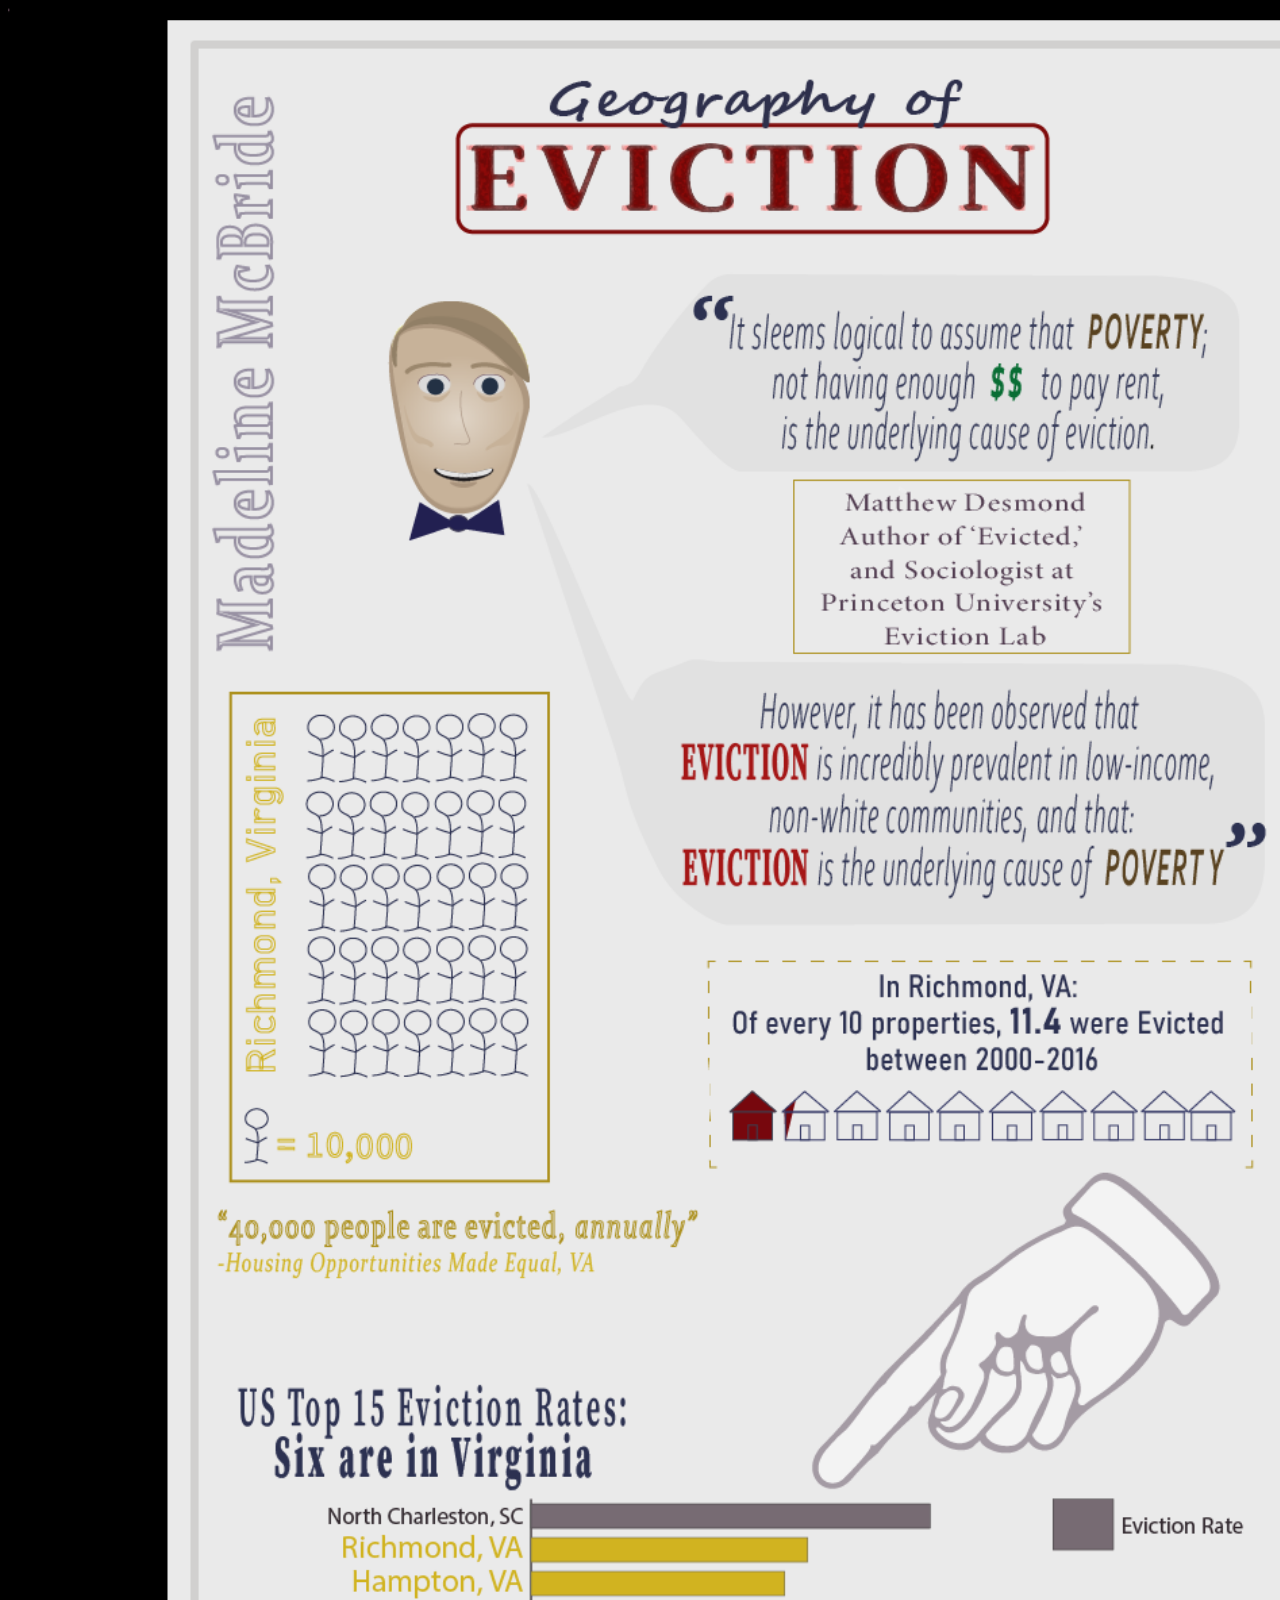
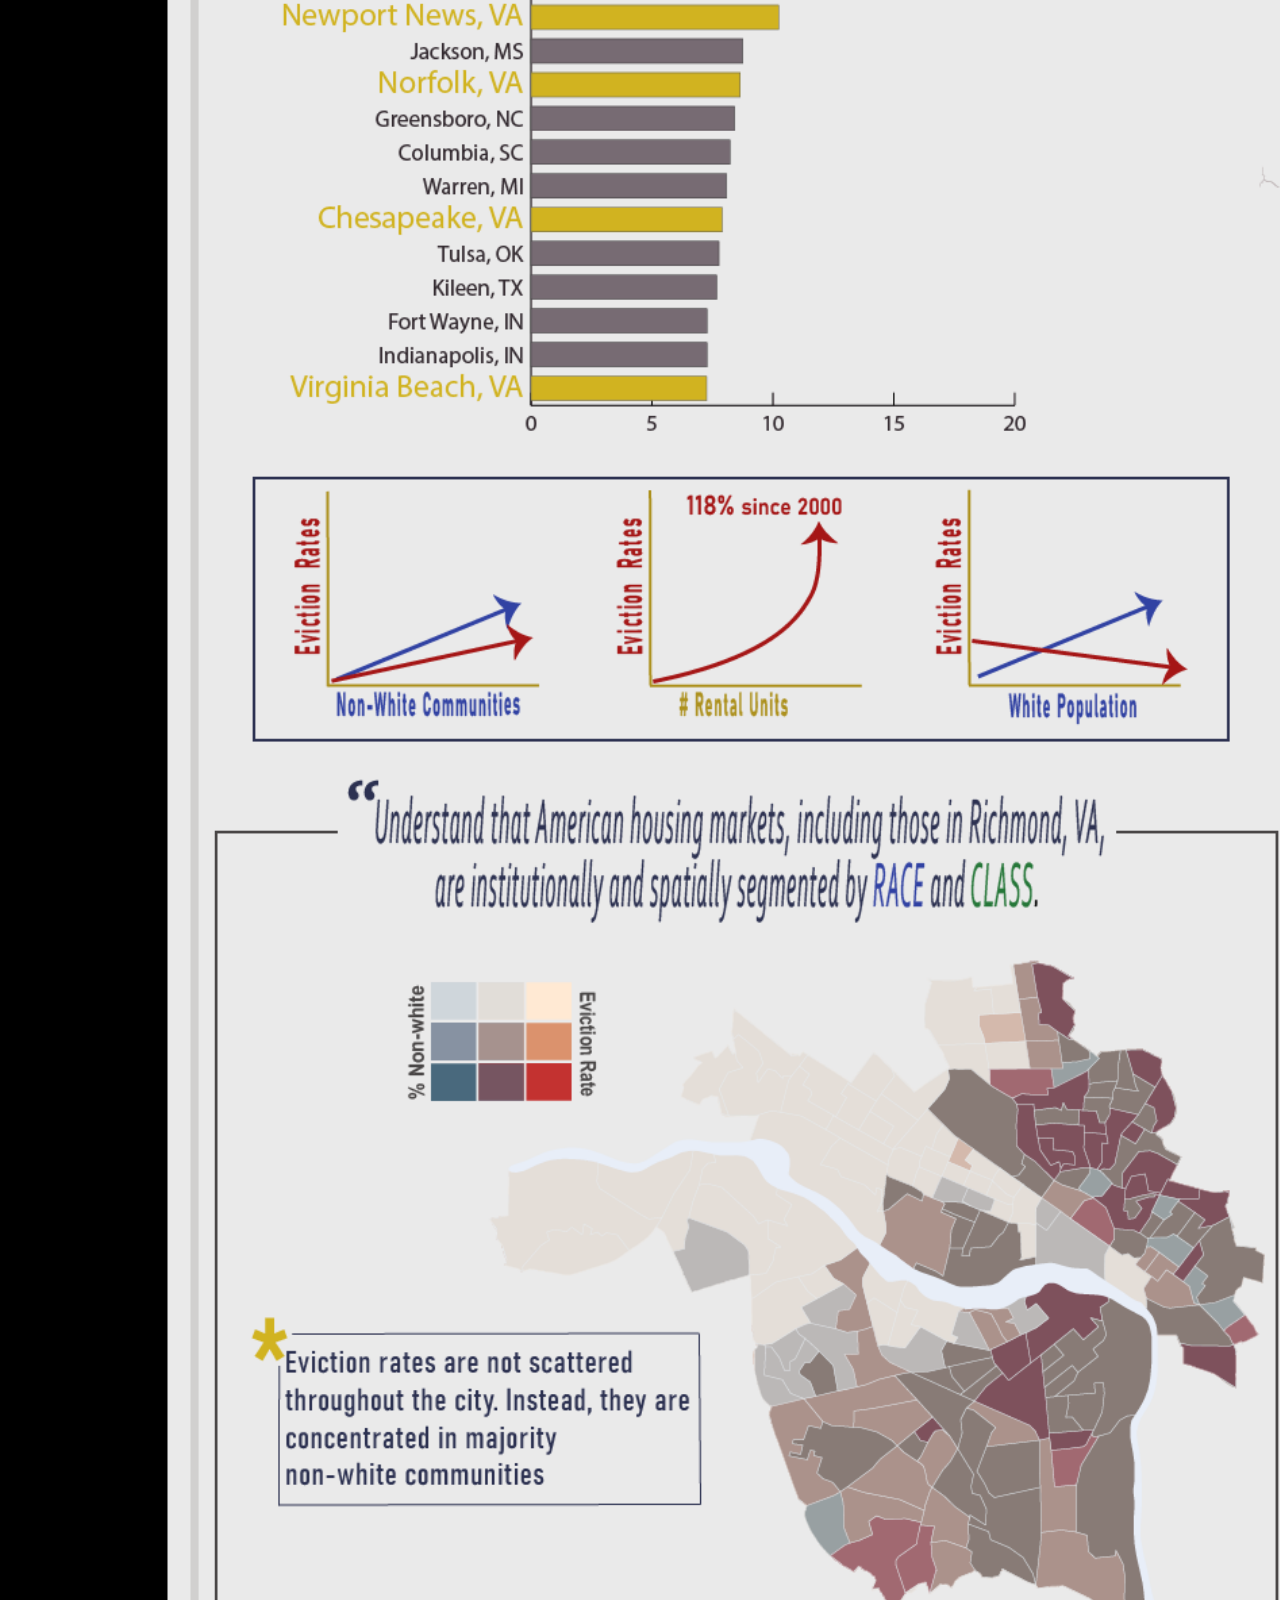
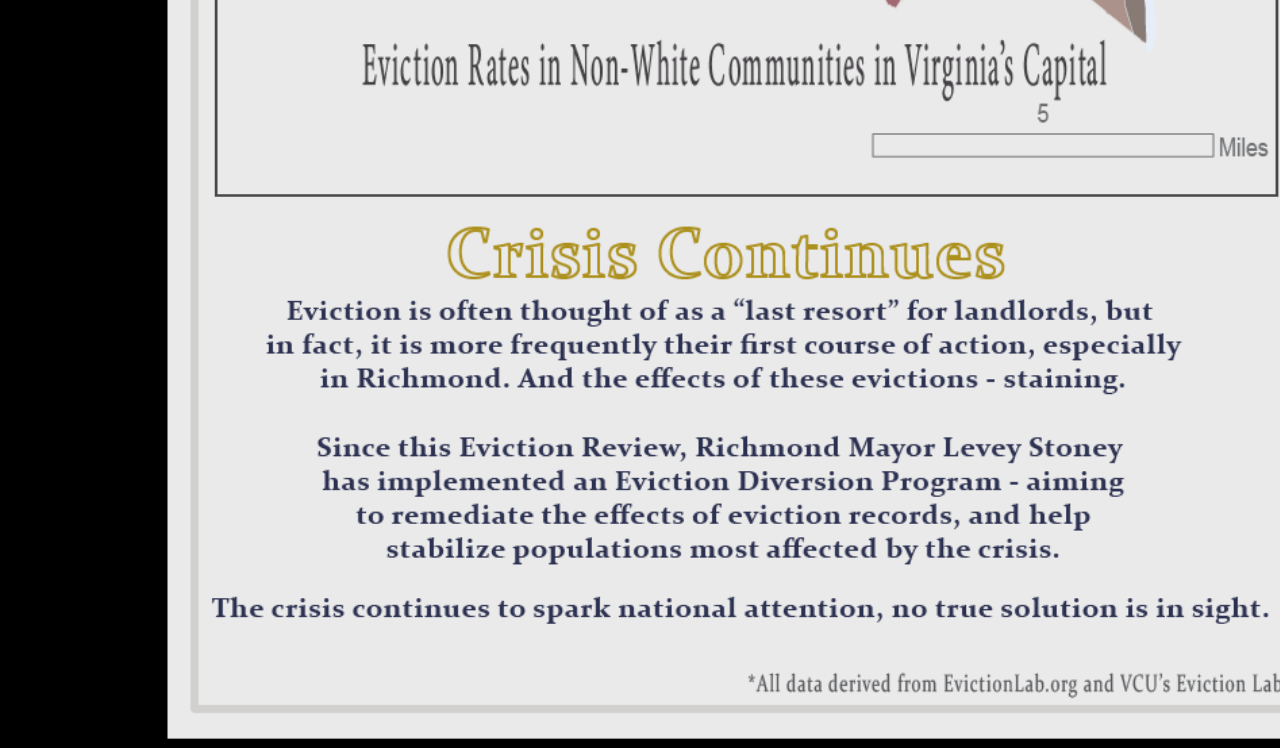
<file: info.html>
<html lang='en'>
<head>

    <meta charset="utf-8">
    <title>Geography of Eviction - madeline m mcbride</title>   
    <link rel='stylesheet' href='assets_css.css'>
<img src='lab1_4_mmcbride.png' width='1500'>

</head>
</file>
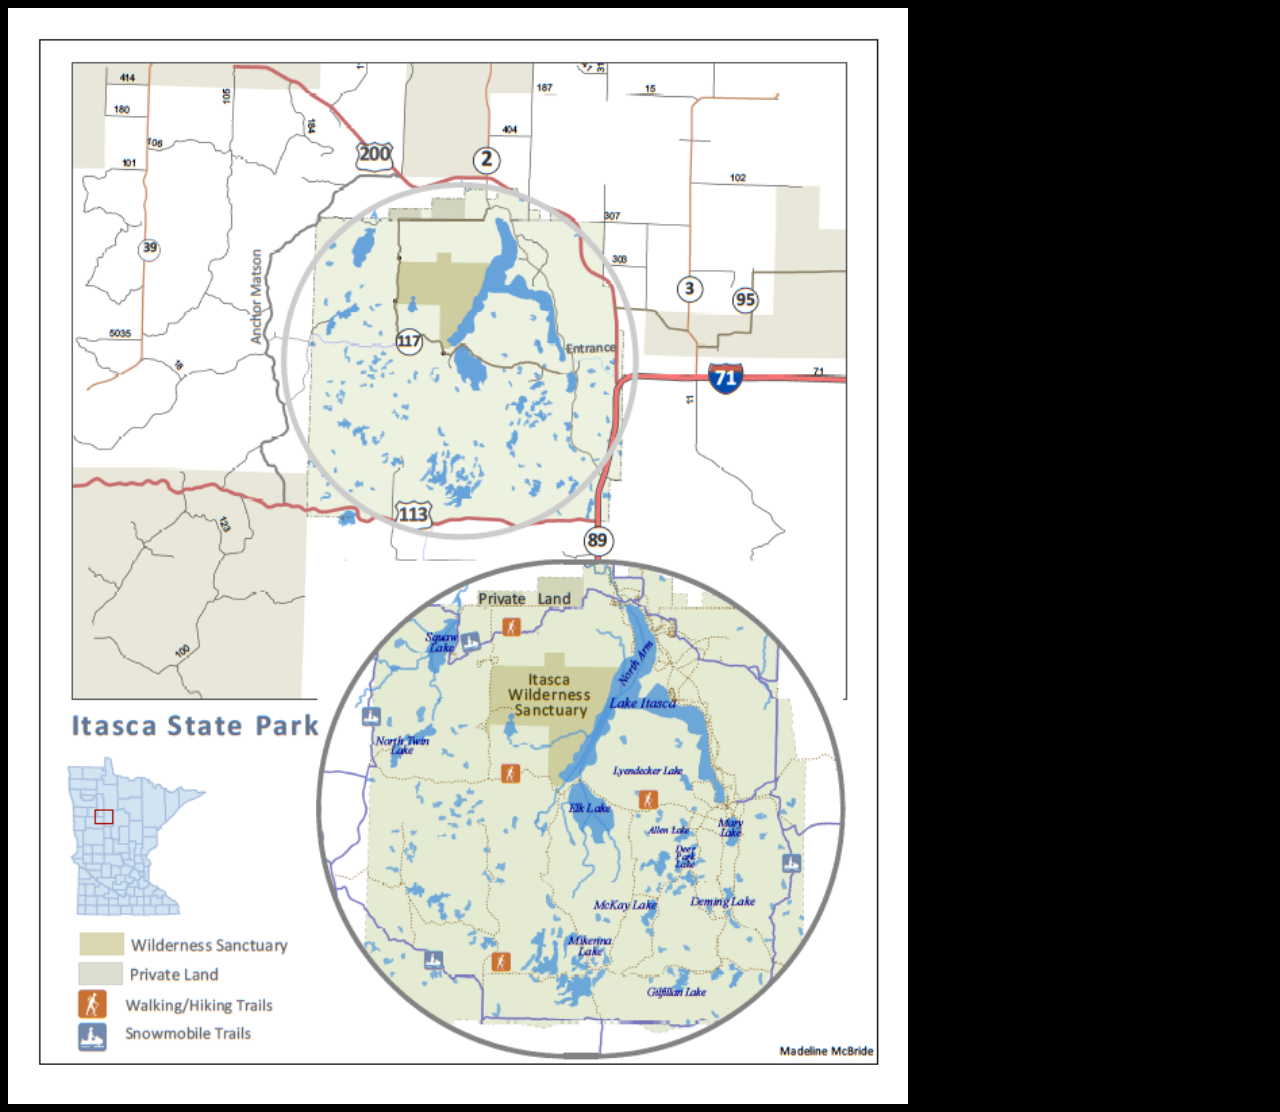
<file: itasca.html>
<html lang='en'>
<head>
    <meta charset="utf-8">
    <title>Itasca Park - madeline m mcbride</title>   
    <link rel='stylesheet' href='assets_css.css'>
<img src='Itasca_export.png' width='900'>

</head>
</file>
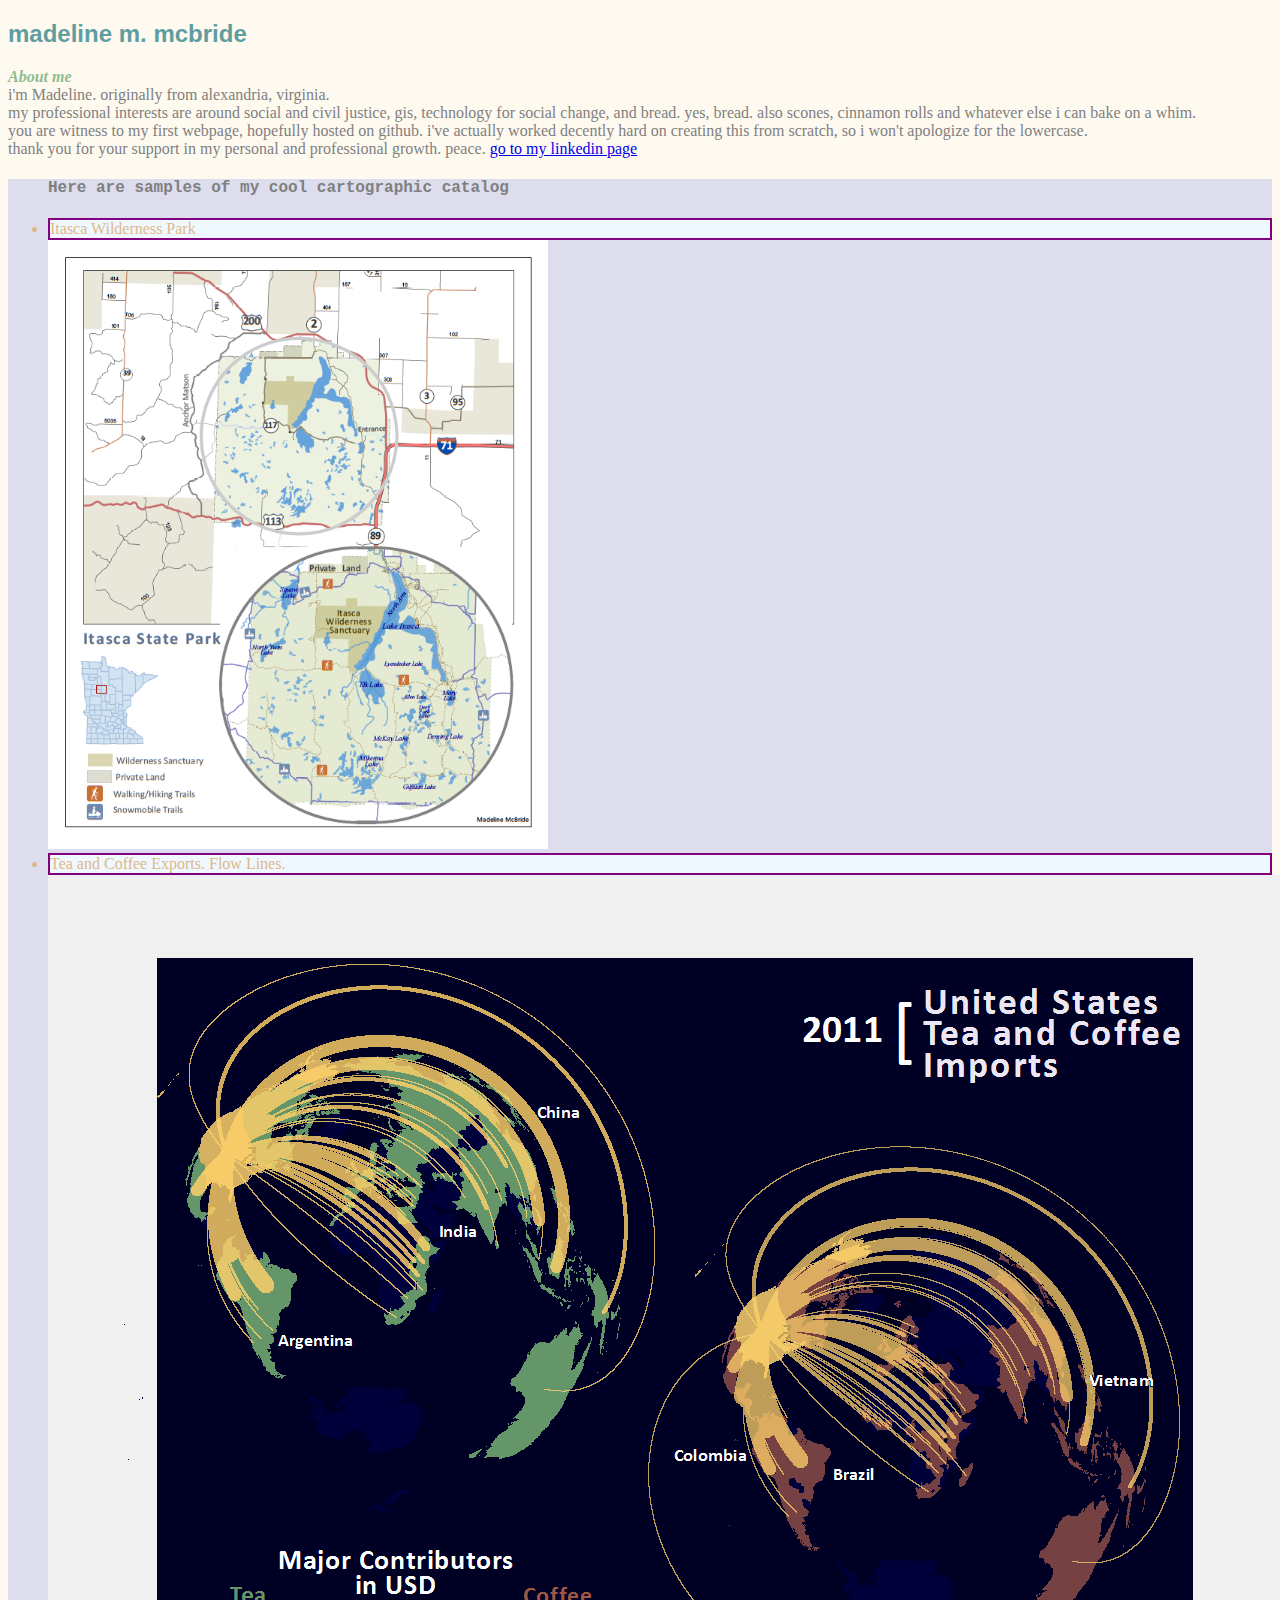
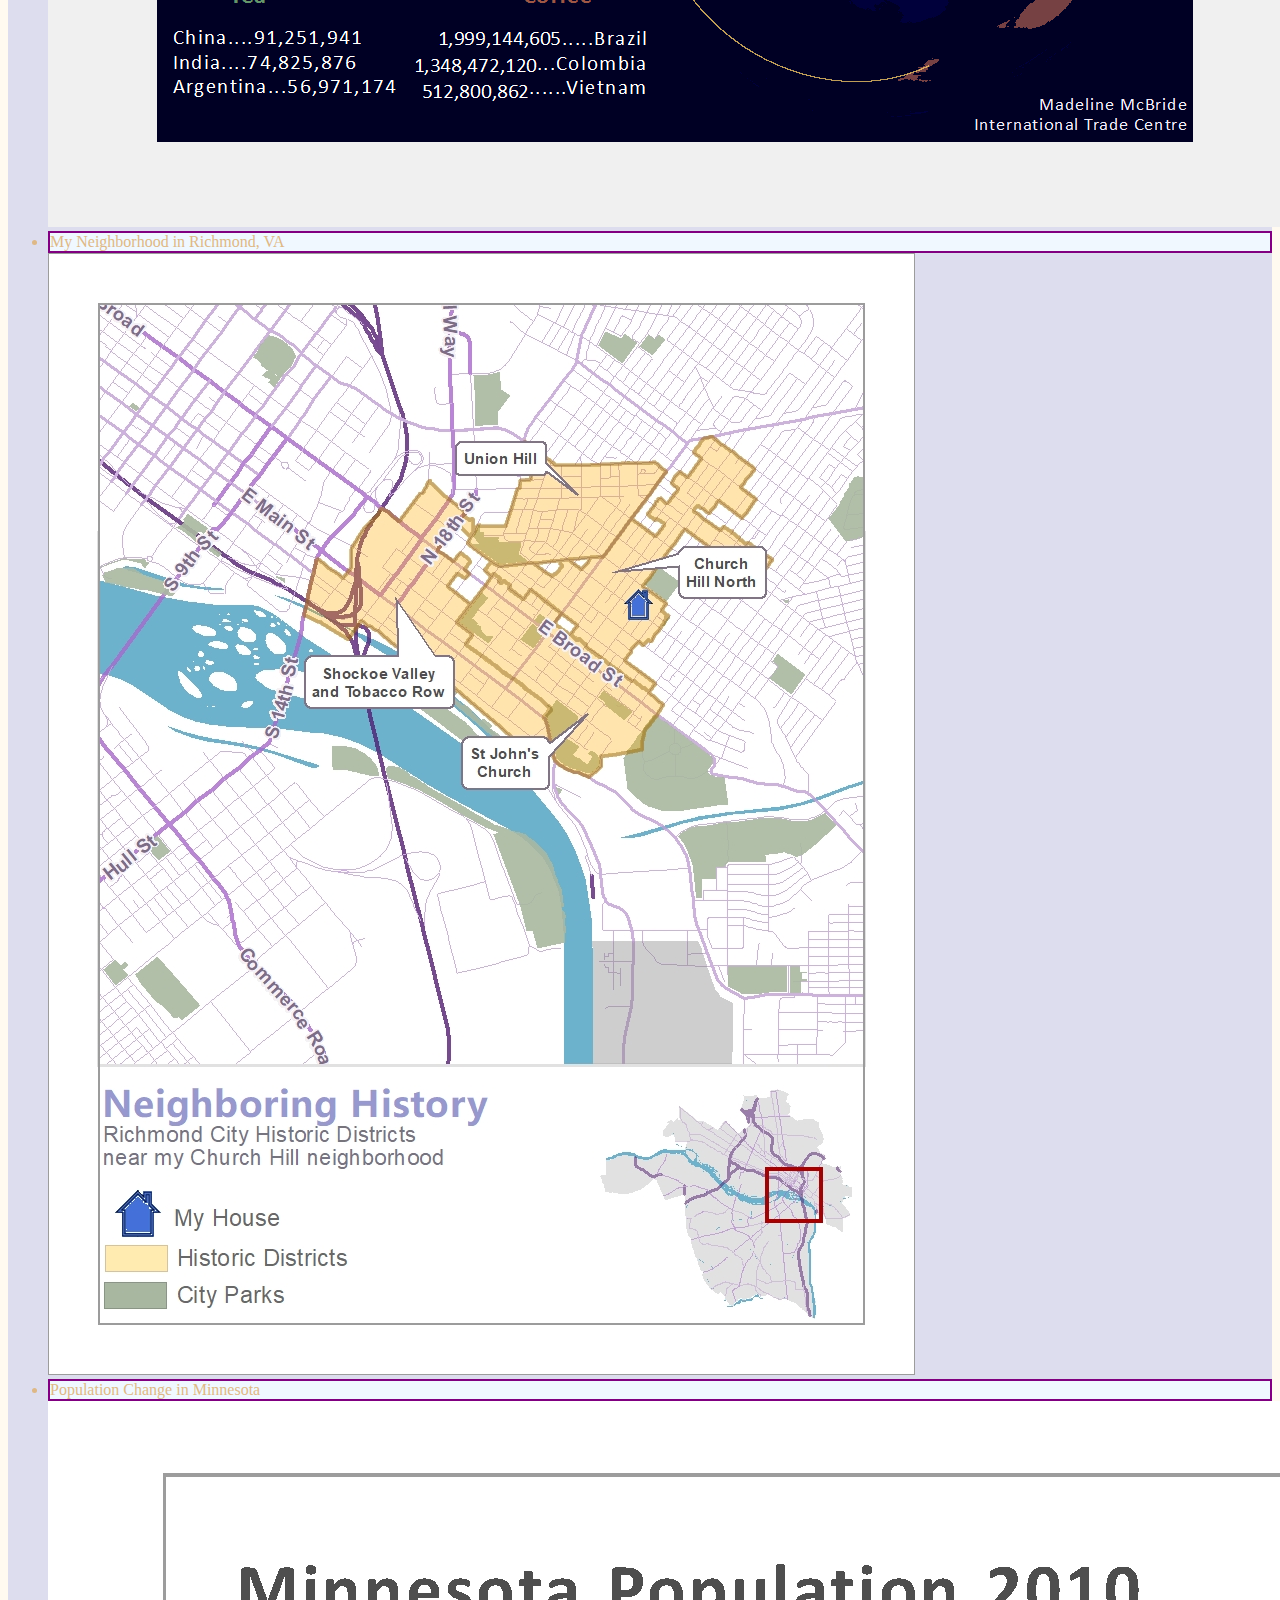
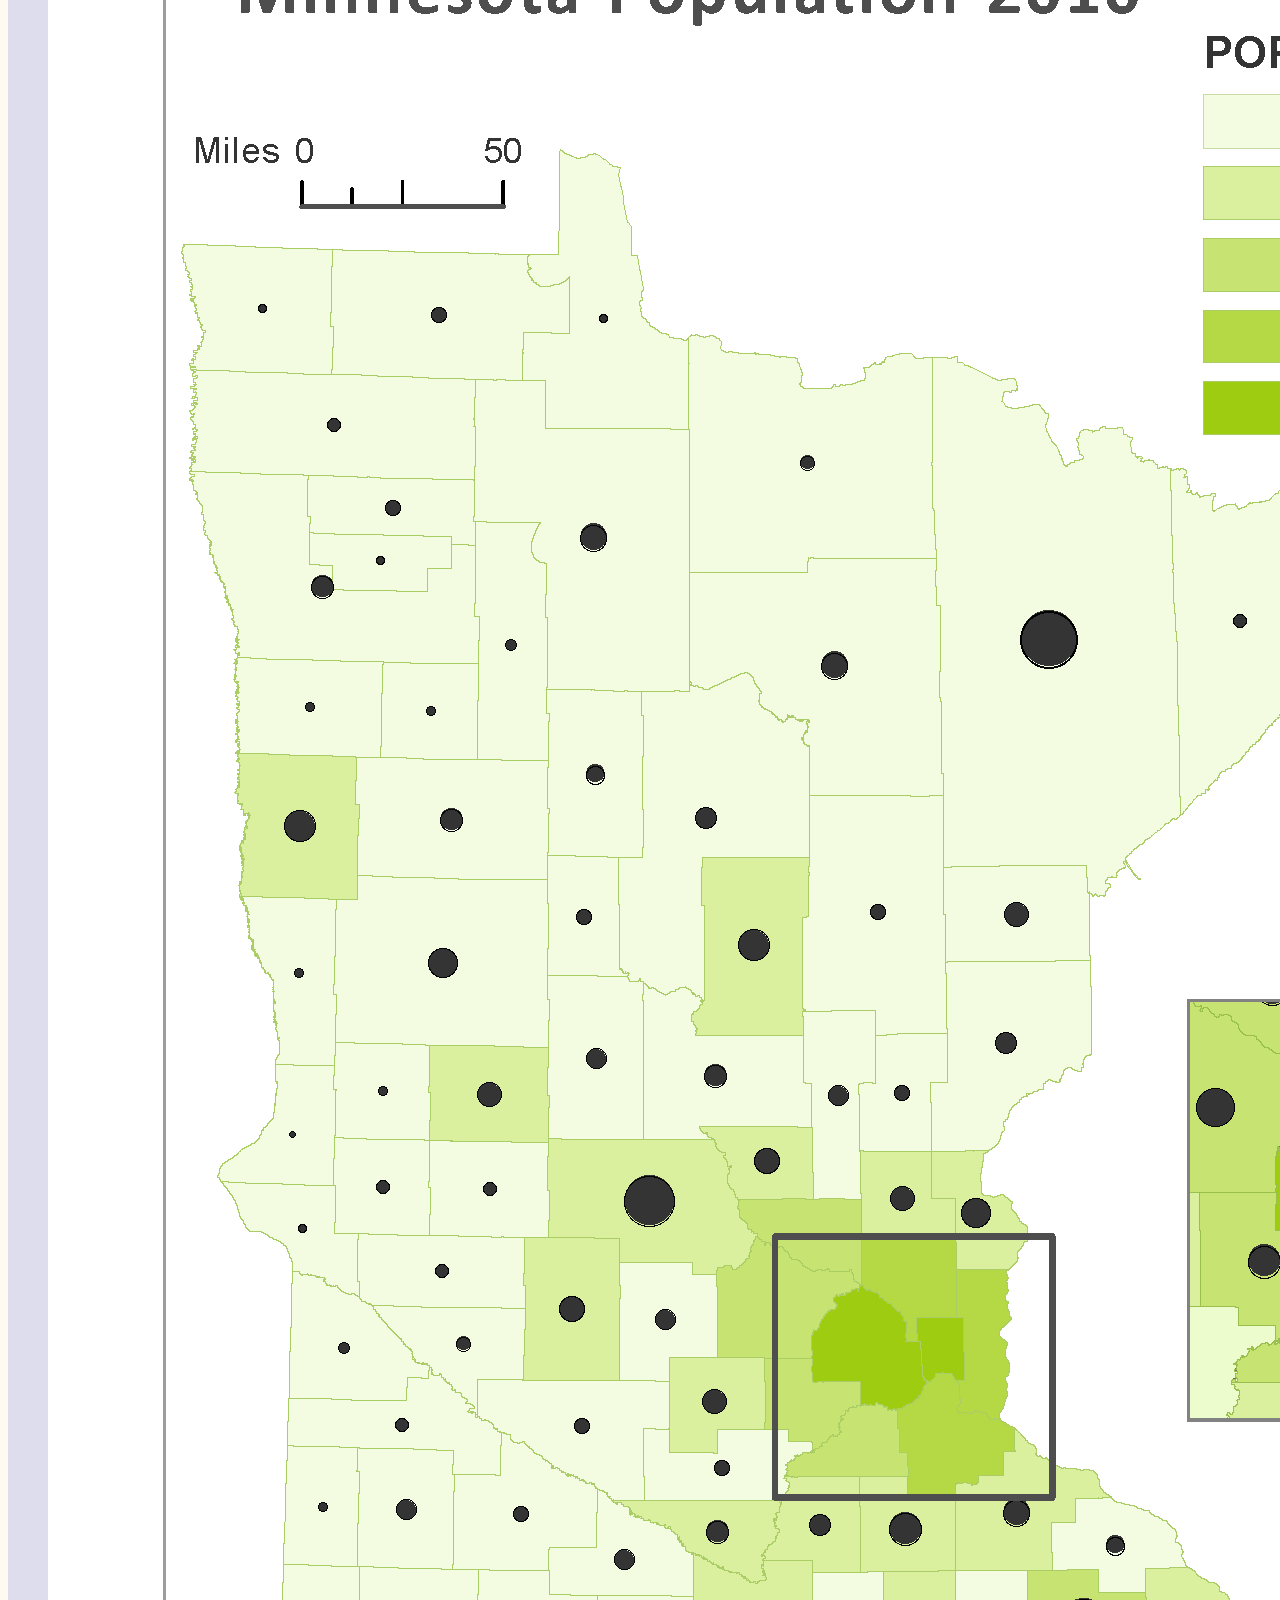
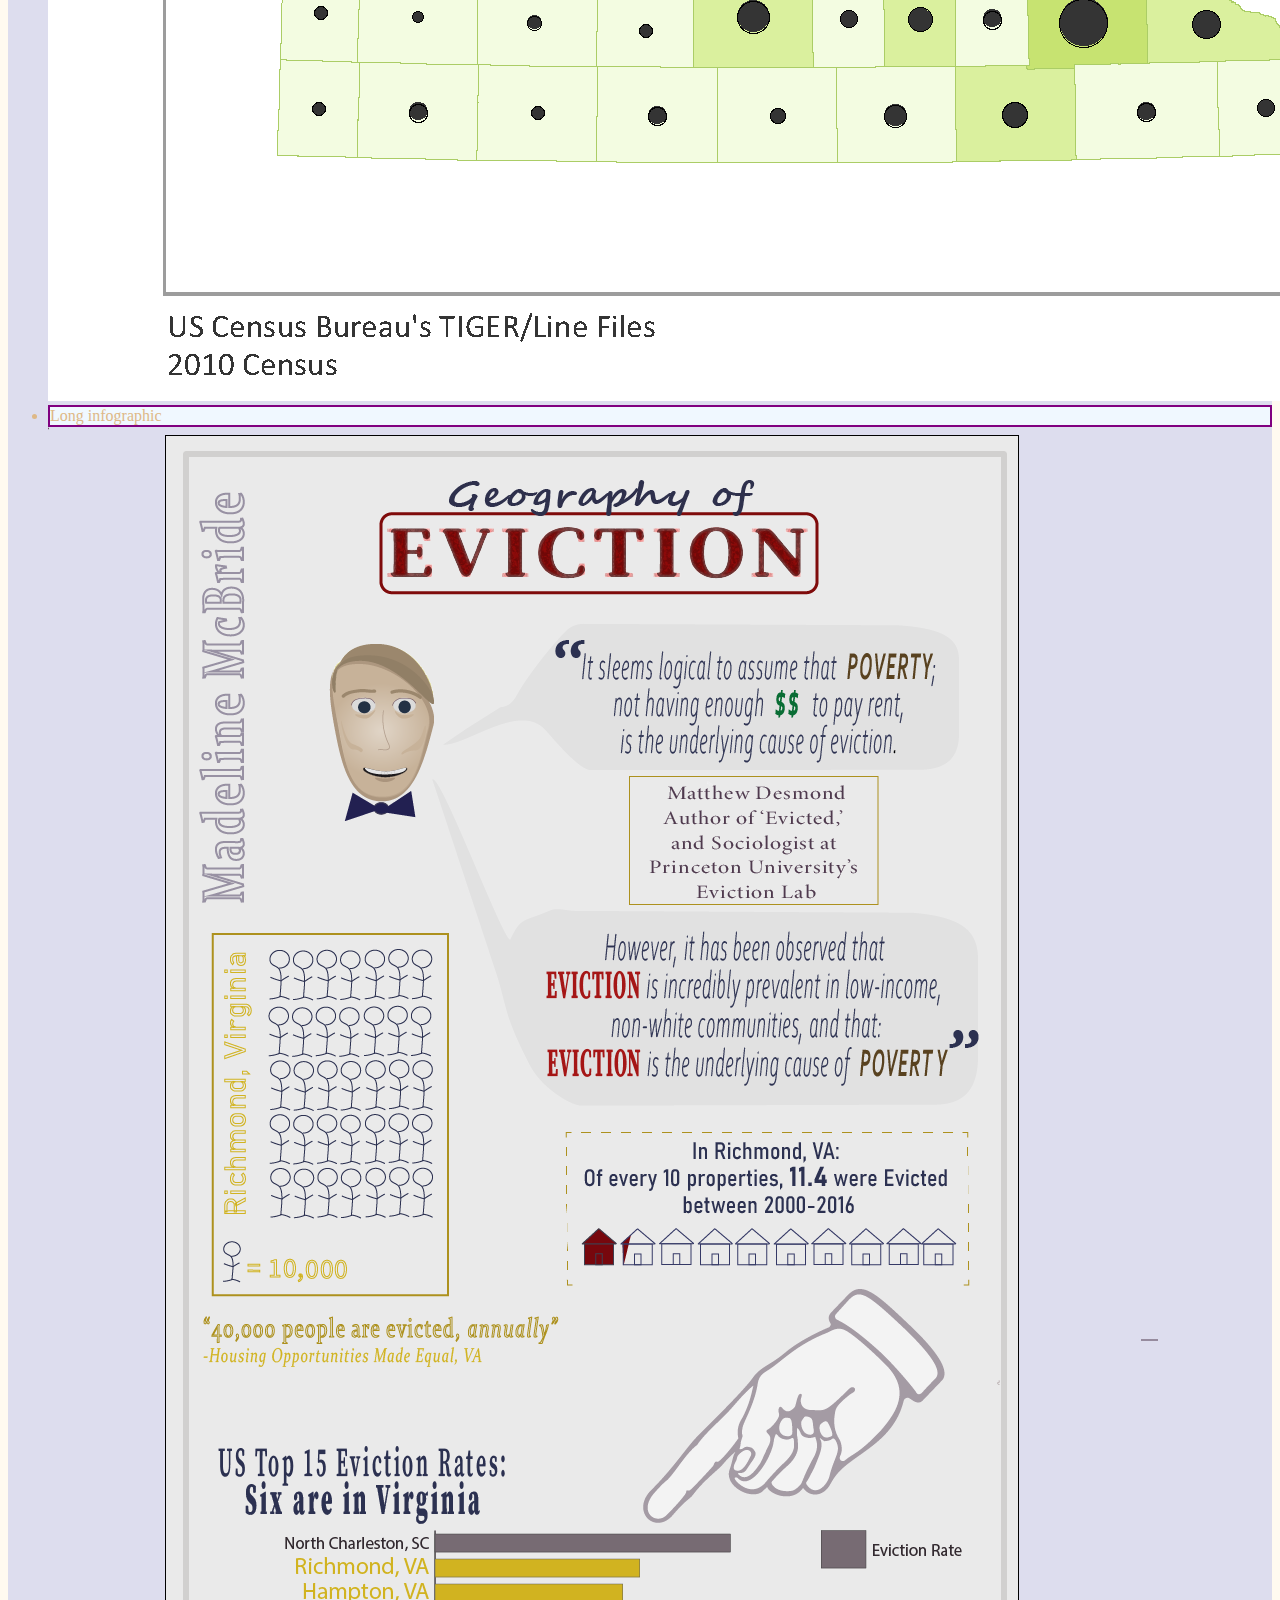
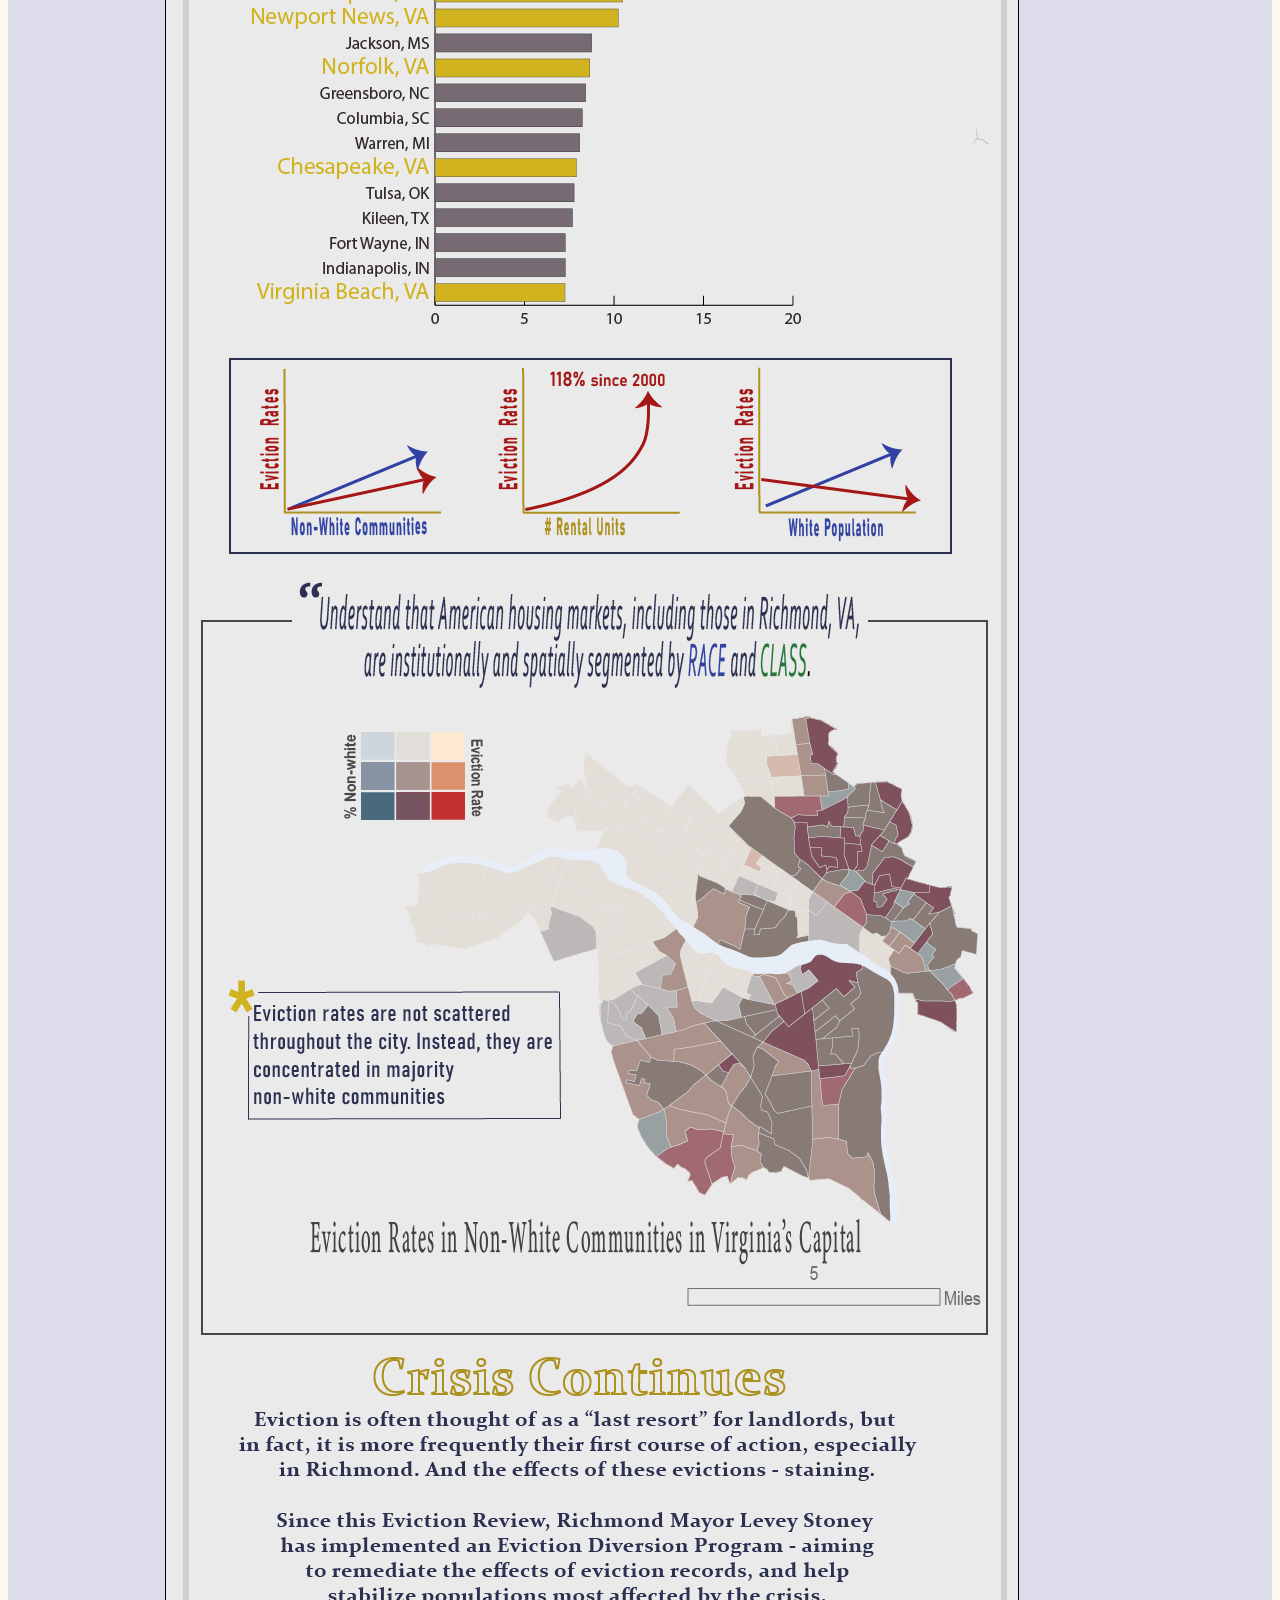
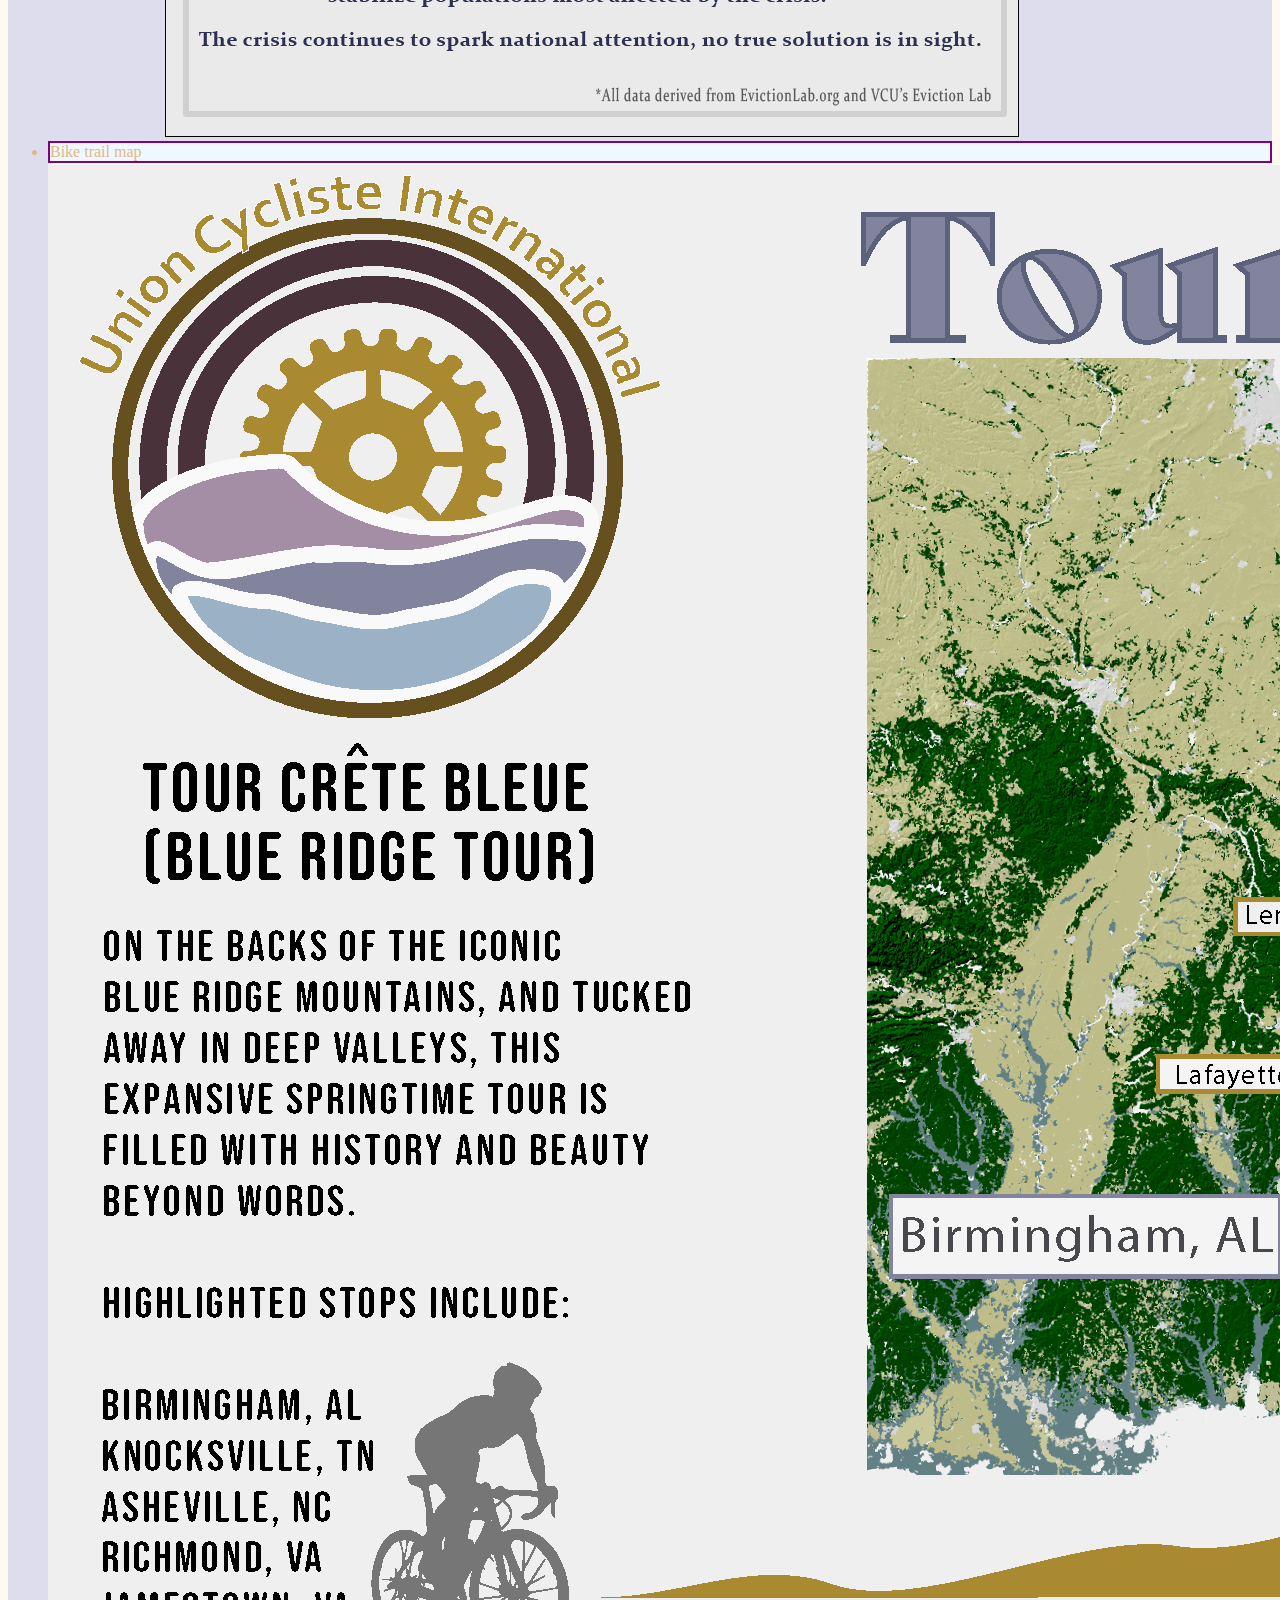
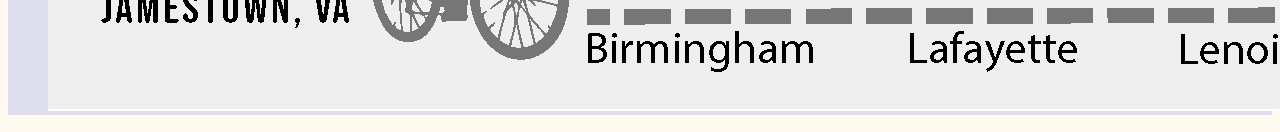
<file: new_repo_index.html>
<!DOCTYPE html>

<html>
<head>        
<title>Madeline's HTML portfolio</title>
<link rel='stylesheet' type='text/css' href="new_repo_css/style.css">
</head>

<body>
    
<div id='header'>
<h2><en>madeline m. mcbride</en></h2>
    <pr class='firstparagraph'>About me<br></pr>
    <pr>i'm Madeline. originally from alexandria, virginia. <span class='funky'><br>my professional interests are around social and civil justice, gis, technology for social change, and bread. </span>yes, bread. also scones, cinnamon rolls and whatever else i can bake on a whim. </pr><br>
    <pr> you are witness to my first webpage, hopefully hosted on github. i've actually worked decently hard on creating this from scratch, so i won't apologize for the lowercase. <br>
    thank you for your support in my personal and professional growth. peace.</pr>
    
    <a href="https://www.linkedin.com/in/madeline-mcbride-a0240182/">go to my linkedin page</a>
 </div> 

<div class='content'>
<ul><h4>Here are samples of my cool cartographic catalog</h4>
    <li>Itasca Wilderness Park</li>
    <pr><img src="new_repo_images/Itasca_export.png" class='itasca'></pr>
    <li>Tea and Coffee Exports. Flow Lines.</li>
    <pr><img src="new_repo_images/TeaCoffee3.png"></pr>
    <li>My Neighborhood in Richmond, VA</li>
    <pr><img src="new_repo_images/richmond_CHneighborhood_map3.jpg"></pr>
    <li>Population Change in Minnesota</li>
    <pr><img src="new_repo_images/mcbride_ex08_1103.png"></pr>
    <li>Long infographic</li>
    <pr><img src="new_repo_images/lab1_4_mmcbride.png"></pr>
    <li>Bike trail map</li>
    <pr><img src="new_repo_images/lab_2_mmcbride318.png"></pr>
    </ul>
    
  </div>  
    
</body>

    

</html>
</file>
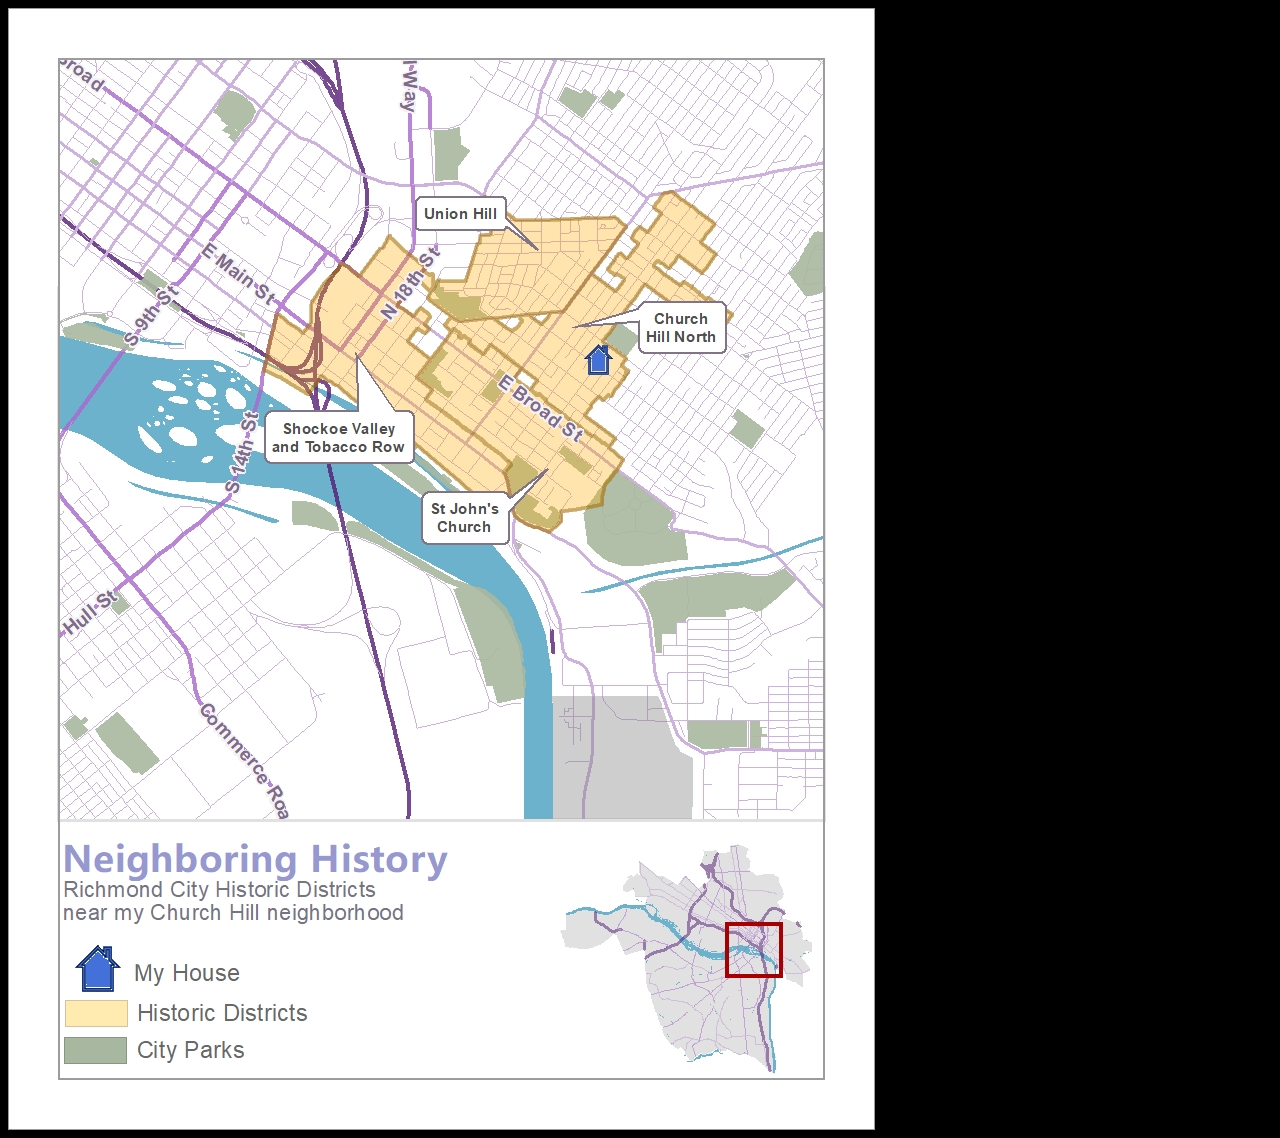
<file: rva.html>
<html lang='en'>
<head>
    <meta charset="utf-8">
    <title>Historic Church Hill - madeline m mcbride</title>   
    <link rel='stylesheet' href='assets_css.css'>
<img src='richmond_CHneighborhood_map3.jpg' width='auto'>

</head>
</file>
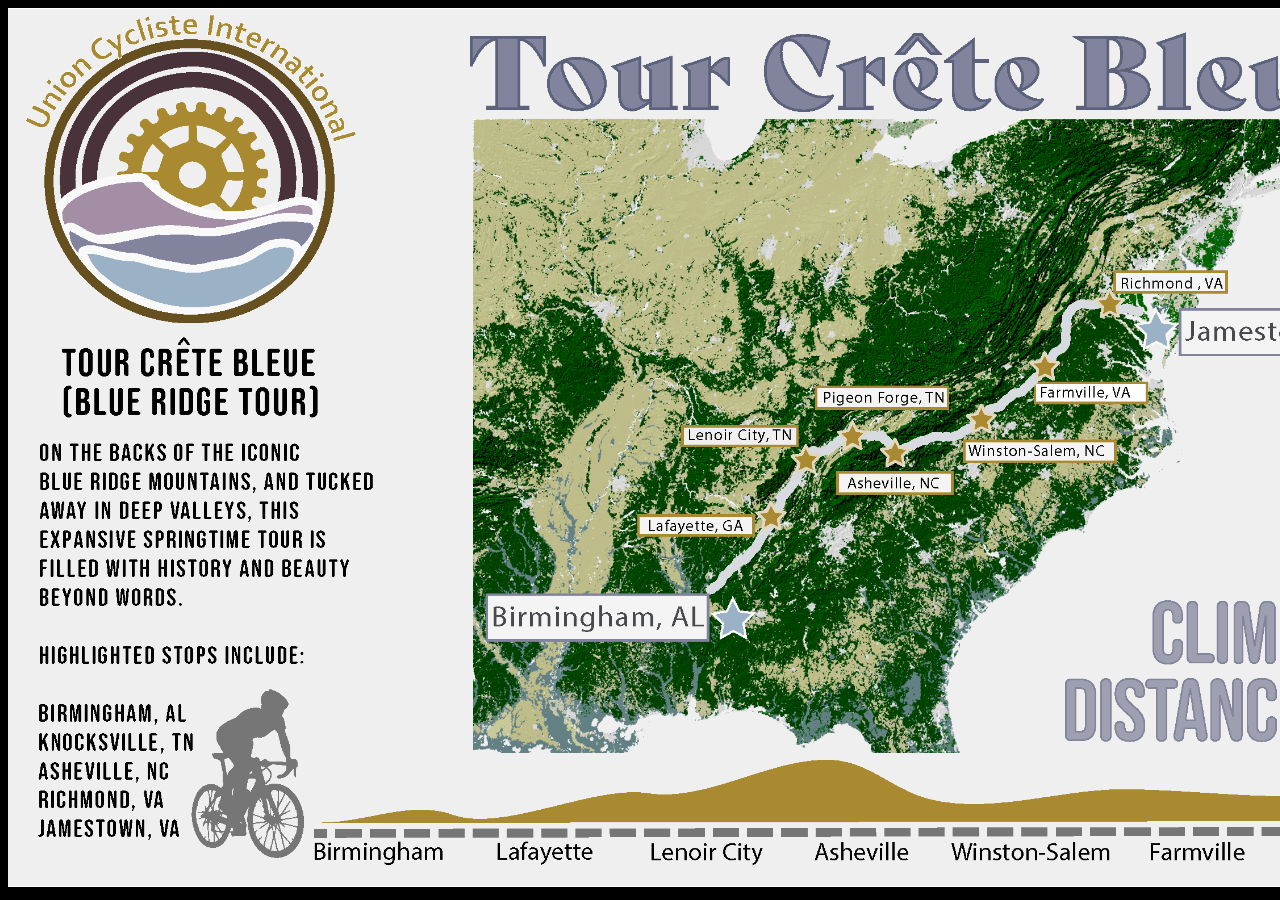
<file: tour.html>
<!DOCTYPE html>

<html lang='en'>
<head>
    
    <meta charset="utf-8">
    <title>Tour Crete Bleue - madeline m mcbride</title>
    <link rel='stylesheet' href='assets_css.css'>
<img src='lab_2_mmcbride318.png' width='1600'>
    

</head>
</file>
<file: assets_css.css>
*{
    background: black;
}

.tour{
   width: 80%;
    margin: 1px auto;
    display: block;
    
    
}
    
.info{
      width: 80%;
    margin: 1px auto;
    display: block;
}

.itasca{
    width: 80%;
    margin: 1px auto;
    display: block;
}
 
.rva{
    width: 80%;
    margin: 1px auto;
    display: block;
}

.tea{
     width: 80%;
    padding-left: 20 ;
    margin: 1px auto;
    display: block;
}
</file>
<file: new_repo_css/style.css>
h2 {
    color:cadetblue;
    font-family: fantasy, corbel, arial, helvetica, sans-serif;
    
}

pr {
    color: gray;
    font-size: 16px;
    font-family: corbel;
}

h4 {
    color: gray;
    font-size: 16px;
    font-family: monospace;
    
    
}
li {
    background-color: aliceblue;
    color:burlywood;
    border: 2px solid purple;
    
}

.firstparagraph {
    color:darkseagreen;
    font-size: 16;
    font-style: italic;
    font-weight: 800;
    
}

.funky {
    
}

.content{
    background-color: #dde;
    
}

.itasca{
   width: 500px;
    margin-right:auto; 
    
}

body{
    background-color:floralwhite;
    
}
</file>
